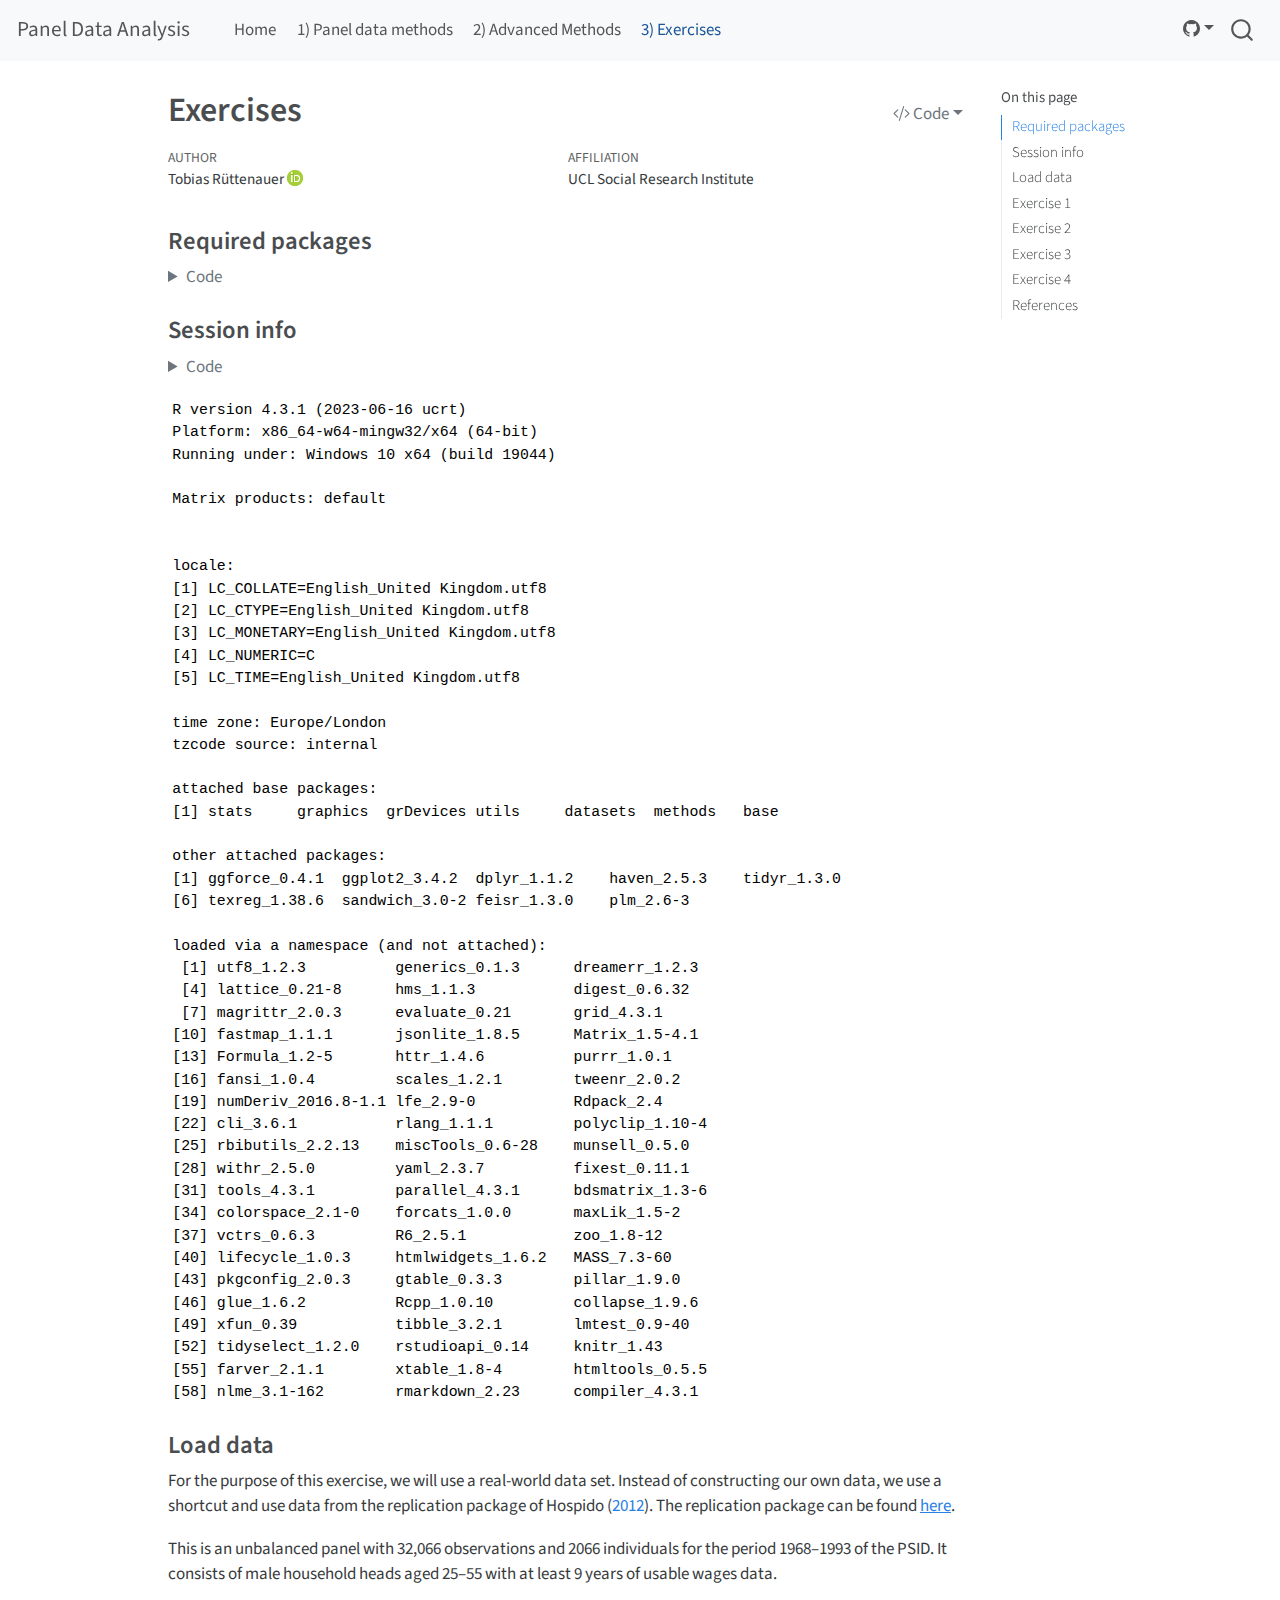
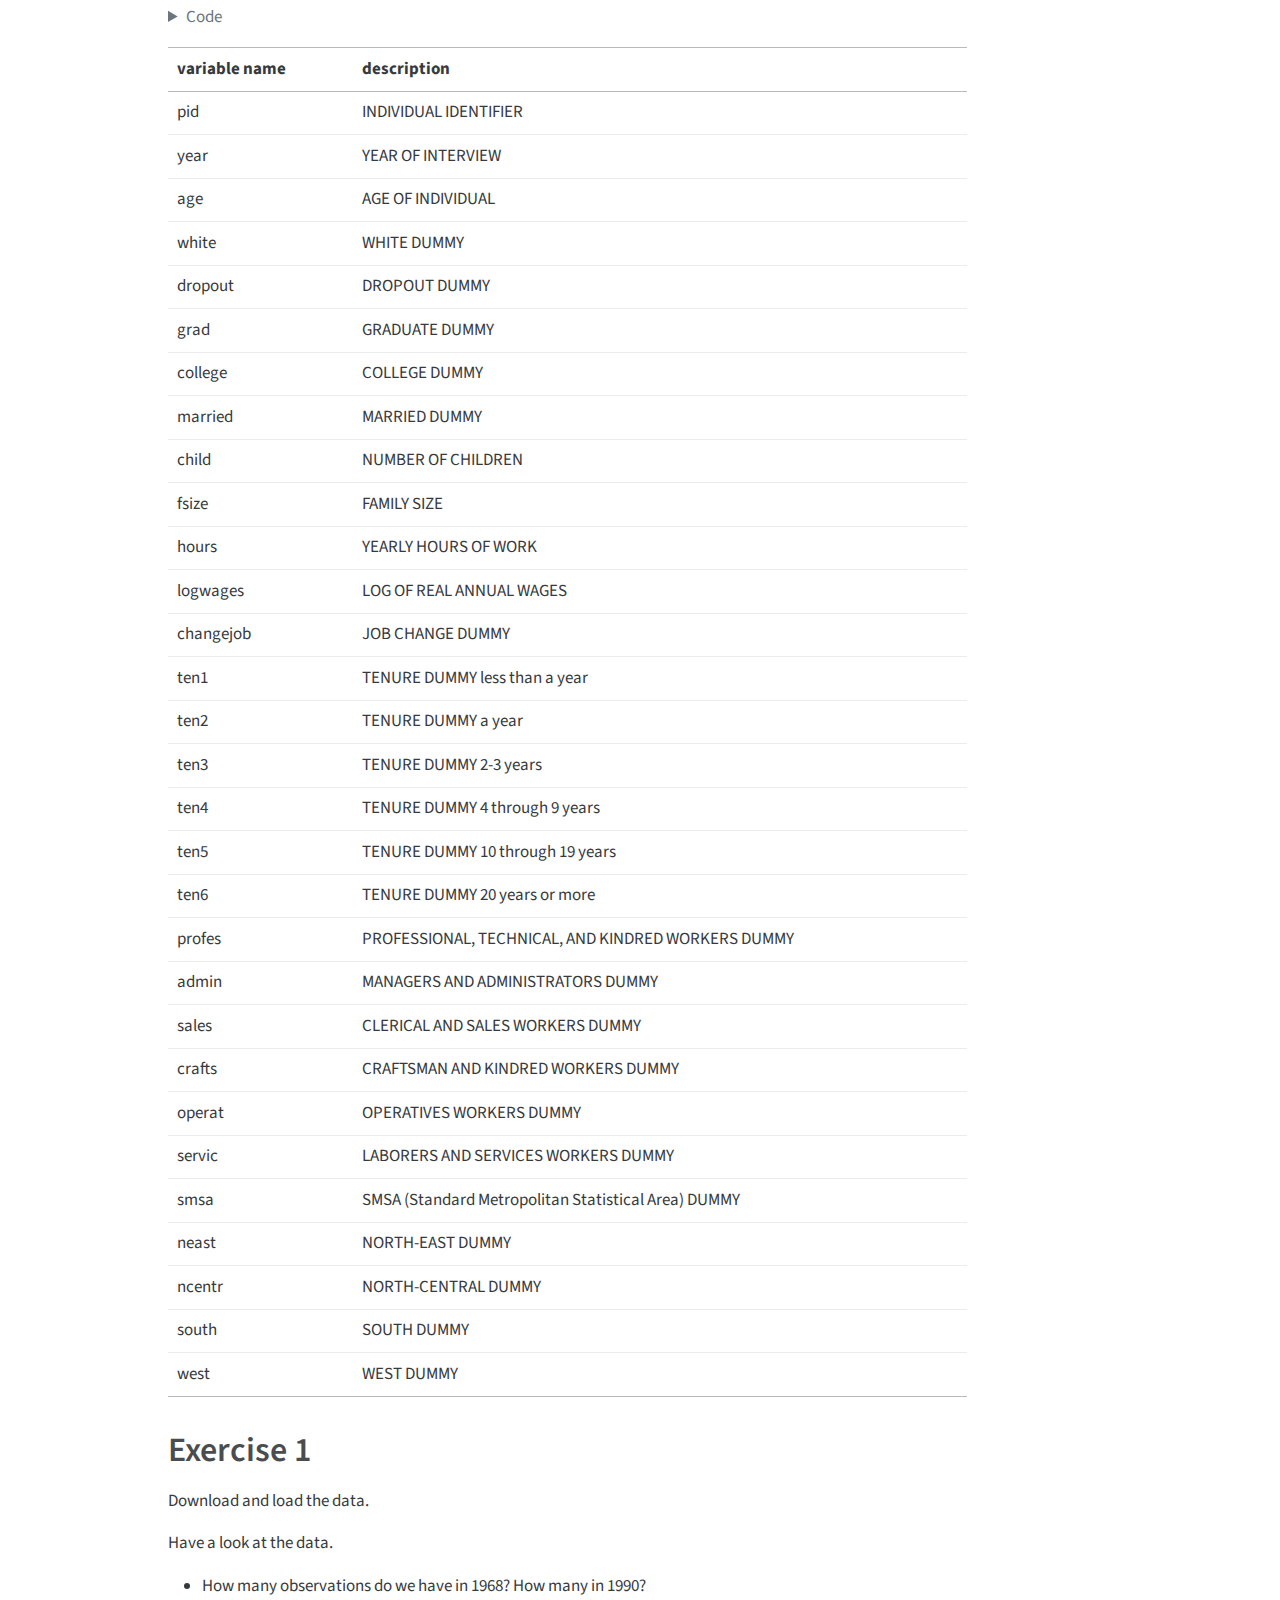
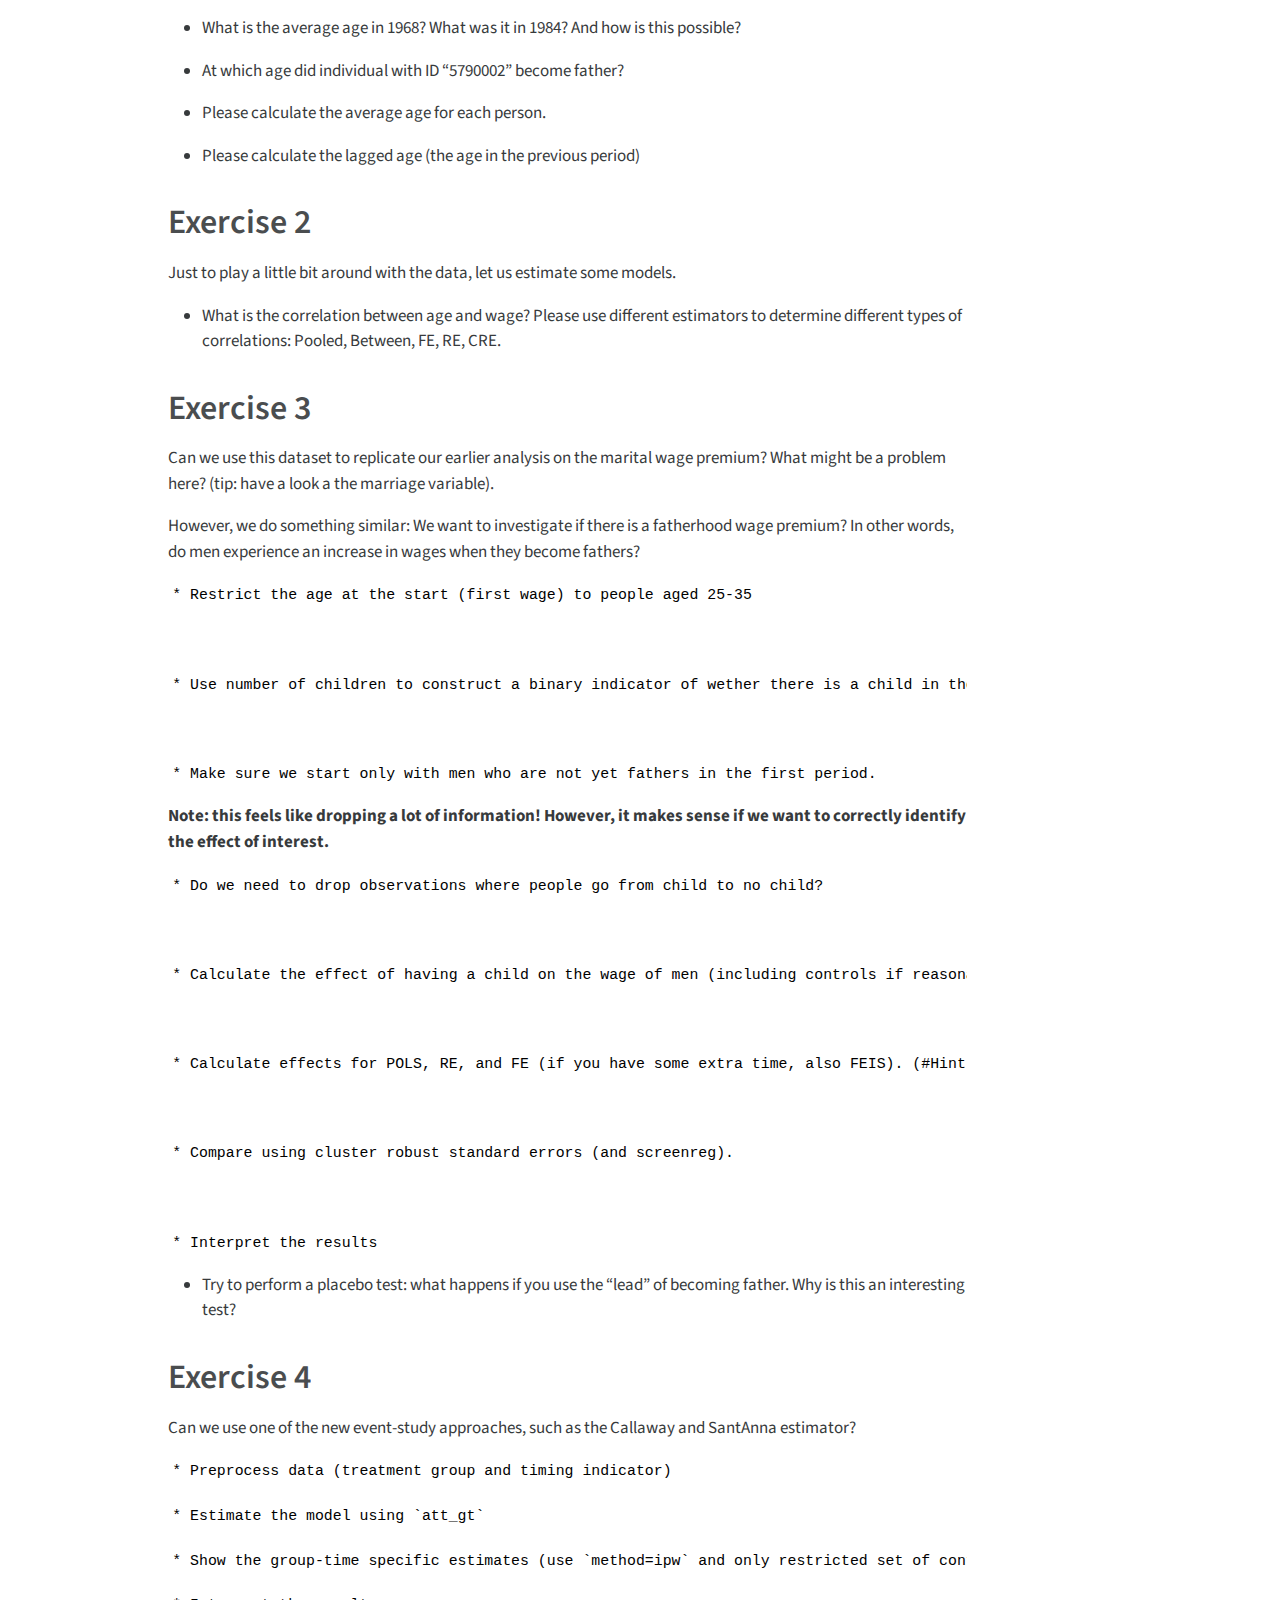
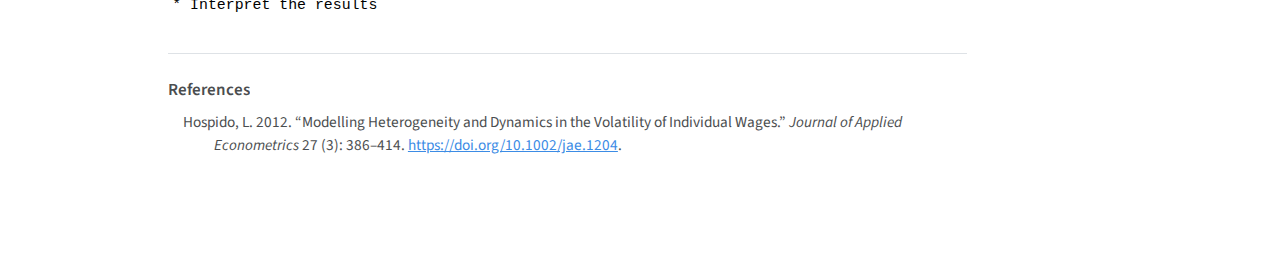
<file: docs/Panel_part3.html>
<!DOCTYPE html>
<html xmlns="http://www.w3.org/1999/xhtml" lang="en" xml:lang="en"><head>

<meta charset="utf-8">
<meta name="generator" content="quarto-1.3.450">

<meta name="viewport" content="width=device-width, initial-scale=1.0, user-scalable=yes">

<meta name="author" content="Tobias Rüttenauer">

<title>Panel Data Analysis - Exercises</title>
<style>
code{white-space: pre-wrap;}
span.smallcaps{font-variant: small-caps;}
div.columns{display: flex; gap: min(4vw, 1.5em);}
div.column{flex: auto; overflow-x: auto;}
div.hanging-indent{margin-left: 1.5em; text-indent: -1.5em;}
ul.task-list{list-style: none;}
ul.task-list li input[type="checkbox"] {
  width: 0.8em;
  margin: 0 0.8em 0.2em -1em; /* quarto-specific, see https://github.com/quarto-dev/quarto-cli/issues/4556 */ 
  vertical-align: middle;
}
/* CSS for syntax highlighting */
pre > code.sourceCode { white-space: pre; position: relative; }
pre > code.sourceCode > span { display: inline-block; line-height: 1.25; }
pre > code.sourceCode > span:empty { height: 1.2em; }
.sourceCode { overflow: visible; }
code.sourceCode > span { color: inherit; text-decoration: inherit; }
div.sourceCode { margin: 1em 0; }
pre.sourceCode { margin: 0; }
@media screen {
div.sourceCode { overflow: auto; }
}
@media print {
pre > code.sourceCode { white-space: pre-wrap; }
pre > code.sourceCode > span { text-indent: -5em; padding-left: 5em; }
}
pre.numberSource code
  { counter-reset: source-line 0; }
pre.numberSource code > span
  { position: relative; left: -4em; counter-increment: source-line; }
pre.numberSource code > span > a:first-child::before
  { content: counter(source-line);
    position: relative; left: -1em; text-align: right; vertical-align: baseline;
    border: none; display: inline-block;
    -webkit-touch-callout: none; -webkit-user-select: none;
    -khtml-user-select: none; -moz-user-select: none;
    -ms-user-select: none; user-select: none;
    padding: 0 4px; width: 4em;
  }
pre.numberSource { margin-left: 3em;  padding-left: 4px; }
div.sourceCode
  {   }
@media screen {
pre > code.sourceCode > span > a:first-child::before { text-decoration: underline; }
}
/* CSS for citations */
div.csl-bib-body { }
div.csl-entry {
  clear: both;
}
.hanging-indent div.csl-entry {
  margin-left:2em;
  text-indent:-2em;
}
div.csl-left-margin {
  min-width:2em;
  float:left;
}
div.csl-right-inline {
  margin-left:2em;
  padding-left:1em;
}
div.csl-indent {
  margin-left: 2em;
}</style>


<script src="site_libs/quarto-nav/quarto-nav.js"></script>
<script src="site_libs/quarto-nav/headroom.min.js"></script>
<script src="site_libs/clipboard/clipboard.min.js"></script>
<script src="site_libs/quarto-search/autocomplete.umd.js"></script>
<script src="site_libs/quarto-search/fuse.min.js"></script>
<script src="site_libs/quarto-search/quarto-search.js"></script>
<meta name="quarto:offset" content="./">
<script src="site_libs/quarto-html/quarto.js"></script>
<script src="site_libs/quarto-html/popper.min.js"></script>
<script src="site_libs/quarto-html/tippy.umd.min.js"></script>
<script src="site_libs/quarto-html/anchor.min.js"></script>
<link href="site_libs/quarto-html/tippy.css" rel="stylesheet">
<link href="site_libs/quarto-html/quarto-syntax-highlighting.css" rel="stylesheet" id="quarto-text-highlighting-styles">
<script src="site_libs/bootstrap/bootstrap.min.js"></script>
<link href="site_libs/bootstrap/bootstrap-icons.css" rel="stylesheet">
<link href="site_libs/bootstrap/bootstrap.min.css" rel="stylesheet" id="quarto-bootstrap" data-mode="light">
<script id="quarto-search-options" type="application/json">{
  "location": "navbar",
  "copy-button": false,
  "collapse-after": 3,
  "panel-placement": "end",
  "type": "overlay",
  "limit": 20,
  "language": {
    "search-no-results-text": "No results",
    "search-matching-documents-text": "matching documents",
    "search-copy-link-title": "Copy link to search",
    "search-hide-matches-text": "Hide additional matches",
    "search-more-match-text": "more match in this document",
    "search-more-matches-text": "more matches in this document",
    "search-clear-button-title": "Clear",
    "search-detached-cancel-button-title": "Cancel",
    "search-submit-button-title": "Submit",
    "search-label": "Search"
  }
}</script>


</head>

<body class="nav-fixed">

<div id="quarto-search-results"></div>
  <header id="quarto-header" class="headroom fixed-top">
    <nav class="navbar navbar-expand-lg navbar-dark ">
      <div class="navbar-container container-fluid">
      <div class="navbar-brand-container">
    <a class="navbar-brand" href="./index.html">
    <span class="navbar-title">Panel Data Analysis</span>
    </a>
  </div>
            <div id="quarto-search" class="" title="Search"></div>
          <button class="navbar-toggler" type="button" data-bs-toggle="collapse" data-bs-target="#navbarCollapse" aria-controls="navbarCollapse" aria-expanded="false" aria-label="Toggle navigation" onclick="if (window.quartoToggleHeadroom) { window.quartoToggleHeadroom(); }">
  <span class="navbar-toggler-icon"></span>
</button>
          <div class="collapse navbar-collapse" id="navbarCollapse">
            <ul class="navbar-nav navbar-nav-scroll me-auto">
  <li class="nav-item">
    <a class="nav-link" href="./index.html" rel="" target="">
 <span class="menu-text">Home</span></a>
  </li>  
  <li class="nav-item">
    <a class="nav-link" href="./Panel_part1.html" rel="" target="">
 <span class="menu-text">1) Panel data methods</span></a>
  </li>  
  <li class="nav-item">
    <a class="nav-link" href="./Panel_part2.html" rel="" target="">
 <span class="menu-text">2) Advanced Methods</span></a>
  </li>  
  <li class="nav-item">
    <a class="nav-link active" href="./Panel_part3.html" rel="" target="" aria-current="page">
 <span class="menu-text">3) Exercises</span></a>
  </li>  
</ul>
            <div class="quarto-navbar-tools ms-auto">
    <div class="dropdown">
      <a href="" title="" id="quarto-navigation-tool-dropdown-0" class="quarto-navigation-tool dropdown-toggle px-1" data-bs-toggle="dropdown" aria-expanded="false" aria-label=""><i class="bi bi-github"></i></a>
      <ul class="dropdown-menu dropdown-menu-end" aria-labelledby="quarto-navigation-tool-dropdown-0">
          <li>
            <a class="dropdown-item quarto-navbar-tools ms-auto-item" href="https://ruettenauer.github.io/Panel-Data-Analysis/">
            Source Code
            </a>
          </li>
      </ul>
    </div>
</div>
          </div> <!-- /navcollapse -->
      </div> <!-- /container-fluid -->
    </nav>
</header>
<!-- content -->
<div id="quarto-content" class="quarto-container page-columns page-rows-contents page-layout-article page-navbar">
<!-- sidebar -->
<!-- margin-sidebar -->
    <div id="quarto-margin-sidebar" class="sidebar margin-sidebar">
        <nav id="TOC" role="doc-toc" class="toc-active">
    <h2 id="toc-title">On this page</h2>
   
  <ul>
  <li><a href="#required-packages" id="toc-required-packages" class="nav-link active" data-scroll-target="#required-packages">Required packages</a></li>
  <li><a href="#session-info" id="toc-session-info" class="nav-link" data-scroll-target="#session-info">Session info</a></li>
  <li><a href="#load-data" id="toc-load-data" class="nav-link" data-scroll-target="#load-data">Load data</a></li>
  <li><a href="#exercise-1" id="toc-exercise-1" class="nav-link" data-scroll-target="#exercise-1">Exercise 1</a></li>
  <li><a href="#exercise-2" id="toc-exercise-2" class="nav-link" data-scroll-target="#exercise-2">Exercise 2</a></li>
  <li><a href="#exercise-3" id="toc-exercise-3" class="nav-link" data-scroll-target="#exercise-3">Exercise 3</a></li>
  <li><a href="#exercise-4" id="toc-exercise-4" class="nav-link" data-scroll-target="#exercise-4">Exercise 4</a></li>
  <li><a href="#references" id="toc-references" class="nav-link" data-scroll-target="#references">References</a></li>
  </ul>
</nav>
    </div>
<!-- main -->
<main class="content" id="quarto-document-content">

<header id="title-block-header" class="quarto-title-block default">
<div class="quarto-title">
<div class="quarto-title-block"><div><h1 class="title">Exercises</h1><button type="button" class="btn code-tools-button dropdown-toggle" id="quarto-code-tools-menu" data-bs-toggle="dropdown" aria-expanded="false"><i class="bi"></i> Code</button><ul class="dropdown-menu dropdown-menu-end" aria-labelelledby="quarto-code-tools-menu"><li><a id="quarto-show-all-code" class="dropdown-item" href="javascript:void(0)" role="button">Show All Code</a></li><li><a id="quarto-hide-all-code" class="dropdown-item" href="javascript:void(0)" role="button">Hide All Code</a></li><li><hr class="dropdown-divider"></li><li><a id="quarto-view-source" class="dropdown-item" href="javascript:void(0)" role="button">View Source</a></li></ul></div></div>
</div>


<div class="quarto-title-meta-author">
  <div class="quarto-title-meta-heading">Author</div>
  <div class="quarto-title-meta-heading">Affiliation</div>
  
    <div class="quarto-title-meta-contents">
    <p class="author"><a href="https://ruettenauer.github.io/">Tobias Rüttenauer</a> <a href="https://orcid.org/0000-0001-5747-9735" class="quarto-title-author-orcid"> <img src="[data-uri]"></a></p>
  </div>
    <div class="quarto-title-meta-contents">
        <p class="affiliation">
            UCL Social Research Institute
          </p>
      </div>
    </div>

<div class="quarto-title-meta">

      
  
    
  </div>
  

</header>

<section id="required-packages" class="level3">
<h3 class="anchored" data-anchor-id="required-packages">Required packages</h3>
<div class="cell">
<details>
<summary>Code</summary>
<div class="sourceCode cell-code" id="cb1"><pre class="sourceCode r code-with-copy"><code class="sourceCode r"><span id="cb1-1"><a href="#cb1-1" aria-hidden="true" tabindex="-1"></a>pkgs <span class="ot">&lt;-</span> <span class="fu">c</span>(<span class="st">"plm"</span>, <span class="st">"feisr"</span>, <span class="st">"sandwich"</span>, <span class="st">"texreg"</span>, <span class="st">"tidyr"</span>, <span class="st">"haven"</span>, <span class="st">"dplyr"</span>, <span class="st">"ggplot2"</span>, <span class="st">"ggforce"</span>) </span>
<span id="cb1-2"><a href="#cb1-2" aria-hidden="true" tabindex="-1"></a><span class="fu">lapply</span>(pkgs, require, <span class="at">character.only =</span> <span class="cn">TRUE</span>)</span></code><button title="Copy to Clipboard" class="code-copy-button"><i class="bi"></i></button></pre></div>
</details>
</div>
</section>
<section id="session-info" class="level3">
<h3 class="anchored" data-anchor-id="session-info">Session info</h3>
<div class="cell">
<details>
<summary>Code</summary>
<div class="sourceCode cell-code" id="cb2"><pre class="sourceCode r code-with-copy"><code class="sourceCode r"><span id="cb2-1"><a href="#cb2-1" aria-hidden="true" tabindex="-1"></a><span class="fu">sessionInfo</span>()</span></code><button title="Copy to Clipboard" class="code-copy-button"><i class="bi"></i></button></pre></div>
</details>
<div class="cell-output cell-output-stdout">
<pre><code>R version 4.3.1 (2023-06-16 ucrt)
Platform: x86_64-w64-mingw32/x64 (64-bit)
Running under: Windows 10 x64 (build 19044)

Matrix products: default


locale:
[1] LC_COLLATE=English_United Kingdom.utf8 
[2] LC_CTYPE=English_United Kingdom.utf8   
[3] LC_MONETARY=English_United Kingdom.utf8
[4] LC_NUMERIC=C                           
[5] LC_TIME=English_United Kingdom.utf8    

time zone: Europe/London
tzcode source: internal

attached base packages:
[1] stats     graphics  grDevices utils     datasets  methods   base     

other attached packages:
[1] ggforce_0.4.1  ggplot2_3.4.2  dplyr_1.1.2    haven_2.5.3    tidyr_1.3.0   
[6] texreg_1.38.6  sandwich_3.0-2 feisr_1.3.0    plm_2.6-3     

loaded via a namespace (and not attached):
 [1] utf8_1.2.3          generics_0.1.3      dreamerr_1.2.3     
 [4] lattice_0.21-8      hms_1.1.3           digest_0.6.32      
 [7] magrittr_2.0.3      evaluate_0.21       grid_4.3.1         
[10] fastmap_1.1.1       jsonlite_1.8.5      Matrix_1.5-4.1     
[13] Formula_1.2-5       httr_1.4.6          purrr_1.0.1        
[16] fansi_1.0.4         scales_1.2.1        tweenr_2.0.2       
[19] numDeriv_2016.8-1.1 lfe_2.9-0           Rdpack_2.4         
[22] cli_3.6.1           rlang_1.1.1         polyclip_1.10-4    
[25] rbibutils_2.2.13    miscTools_0.6-28    munsell_0.5.0      
[28] withr_2.5.0         yaml_2.3.7          fixest_0.11.1      
[31] tools_4.3.1         parallel_4.3.1      bdsmatrix_1.3-6    
[34] colorspace_2.1-0    forcats_1.0.0       maxLik_1.5-2       
[37] vctrs_0.6.3         R6_2.5.1            zoo_1.8-12         
[40] lifecycle_1.0.3     htmlwidgets_1.6.2   MASS_7.3-60        
[43] pkgconfig_2.0.3     gtable_0.3.3        pillar_1.9.0       
[46] glue_1.6.2          Rcpp_1.0.10         collapse_1.9.6     
[49] xfun_0.39           tibble_3.2.1        lmtest_0.9-40      
[52] tidyselect_1.2.0    rstudioapi_0.14     knitr_1.43         
[55] farver_2.1.1        xtable_1.8-4        htmltools_0.5.5    
[58] nlme_3.1-162        rmarkdown_2.23      compiler_4.3.1     </code></pre>
</div>
</div>
</section>
<section id="load-data" class="level3">
<h3 class="anchored" data-anchor-id="load-data">Load data</h3>
<p>For the purpose of this exercise, we will use a real-world data set. Instead of constructing our own data, we use a shortcut and use data from the replication package of <span class="citation" data-cites="Hospido.2012">Hospido (<a href="#ref-Hospido.2012" role="doc-biblioref">2012</a>)</span>. The replication package can be found <a href="http://qed.econ.queensu.ca/jae/datasets/hospido001/">here</a>.</p>
<p>This is an unbalanced panel with 32,066 observations and 2066 individuals for the period 1968–1993 of the PSID. It consists of male household heads aged 25–55 with at least 9 years of usable wages data.</p>
<div class="cell">
<details>
<summary>Code</summary>
<div class="sourceCode cell-code" id="cb4"><pre class="sourceCode r code-with-copy"><code class="sourceCode r"><span id="cb4-1"><a href="#cb4-1" aria-hidden="true" tabindex="-1"></a><span class="co"># Load stata file</span></span>
<span id="cb4-2"><a href="#cb4-2" aria-hidden="true" tabindex="-1"></a>data.df <span class="ot">&lt;-</span> <span class="fu">read_dta</span>(<span class="st">"_data/h-data.dta"</span>)</span>
<span id="cb4-3"><a href="#cb4-3" aria-hidden="true" tabindex="-1"></a></span>
<span id="cb4-4"><a href="#cb4-4" aria-hidden="true" tabindex="-1"></a><span class="co"># Lets order this</span></span>
<span id="cb4-5"><a href="#cb4-5" aria-hidden="true" tabindex="-1"></a>names <span class="ot">&lt;-</span> <span class="fu">names</span>(data.df)</span>
<span id="cb4-6"><a href="#cb4-6" aria-hidden="true" tabindex="-1"></a>names <span class="ot">&lt;-</span> <span class="fu">c</span>(<span class="st">"pid"</span>, <span class="st">"year"</span>, names[<span class="sc">-</span><span class="fu">which</span>(names <span class="sc">%in%</span> <span class="fu">c</span>(<span class="st">"pid"</span>, <span class="st">"year"</span>))])</span>
<span id="cb4-7"><a href="#cb4-7" aria-hidden="true" tabindex="-1"></a>data.df <span class="ot">&lt;-</span> data.df[, names]</span>
<span id="cb4-8"><a href="#cb4-8" aria-hidden="true" tabindex="-1"></a></span>
<span id="cb4-9"><a href="#cb4-9" aria-hidden="true" tabindex="-1"></a>data.df <span class="ot">&lt;-</span> data.df[<span class="fu">order</span>(data.df<span class="sc">$</span>pid, data.df<span class="sc">$</span>year), ]</span></code><button title="Copy to Clipboard" class="code-copy-button"><i class="bi"></i></button></pre></div>
</details>
</div>
<table class="table">
<colgroup>
<col style="width: 23%">
<col style="width: 76%">
</colgroup>
<thead>
<tr class="header">
<th>variable name</th>
<th>description</th>
</tr>
</thead>
<tbody>
<tr class="odd">
<td>pid</td>
<td>INDIVIDUAL IDENTIFIER</td>
</tr>
<tr class="even">
<td>year</td>
<td>YEAR OF INTERVIEW</td>
</tr>
<tr class="odd">
<td>age</td>
<td>AGE OF INDIVIDUAL</td>
</tr>
<tr class="even">
<td>white</td>
<td>WHITE DUMMY</td>
</tr>
<tr class="odd">
<td>dropout</td>
<td>DROPOUT DUMMY</td>
</tr>
<tr class="even">
<td>grad</td>
<td>GRADUATE DUMMY</td>
</tr>
<tr class="odd">
<td>college</td>
<td>COLLEGE DUMMY</td>
</tr>
<tr class="even">
<td>married</td>
<td>MARRIED DUMMY</td>
</tr>
<tr class="odd">
<td>child</td>
<td>NUMBER OF CHILDREN</td>
</tr>
<tr class="even">
<td>fsize</td>
<td>FAMILY SIZE</td>
</tr>
<tr class="odd">
<td>hours</td>
<td>YEARLY HOURS OF WORK</td>
</tr>
<tr class="even">
<td>logwages</td>
<td>LOG OF REAL ANNUAL WAGES</td>
</tr>
<tr class="odd">
<td>changejob</td>
<td>JOB CHANGE DUMMY</td>
</tr>
<tr class="even">
<td>ten1</td>
<td>TENURE DUMMY less than a year</td>
</tr>
<tr class="odd">
<td>ten2</td>
<td>TENURE DUMMY a year</td>
</tr>
<tr class="even">
<td>ten3</td>
<td>TENURE DUMMY 2-3 years</td>
</tr>
<tr class="odd">
<td>ten4</td>
<td>TENURE DUMMY 4 through 9 years</td>
</tr>
<tr class="even">
<td>ten5</td>
<td>TENURE DUMMY 10 through 19 years</td>
</tr>
<tr class="odd">
<td>ten6</td>
<td>TENURE DUMMY 20 years or more</td>
</tr>
<tr class="even">
<td>profes</td>
<td>PROFESSIONAL, TECHNICAL, AND KINDRED WORKERS DUMMY</td>
</tr>
<tr class="odd">
<td>admin</td>
<td>MANAGERS AND ADMINISTRATORS DUMMY</td>
</tr>
<tr class="even">
<td>sales</td>
<td>CLERICAL AND SALES WORKERS DUMMY</td>
</tr>
<tr class="odd">
<td>crafts</td>
<td>CRAFTSMAN AND KINDRED WORKERS DUMMY</td>
</tr>
<tr class="even">
<td>operat</td>
<td>OPERATIVES WORKERS DUMMY</td>
</tr>
<tr class="odd">
<td>servic</td>
<td>LABORERS AND SERVICES WORKERS DUMMY</td>
</tr>
<tr class="even">
<td>smsa</td>
<td>SMSA (Standard Metropolitan Statistical Area) DUMMY</td>
</tr>
<tr class="odd">
<td>neast</td>
<td>NORTH-EAST DUMMY</td>
</tr>
<tr class="even">
<td>ncentr</td>
<td>NORTH-CENTRAL DUMMY</td>
</tr>
<tr class="odd">
<td>south</td>
<td>SOUTH DUMMY</td>
</tr>
<tr class="even">
<td>west</td>
<td>WEST DUMMY</td>
</tr>
</tbody>
</table>
</section>
<section id="exercise-1" class="level1">
<h1>Exercise 1</h1>
<p>Download and load the data.</p>
<p>Have a look at the data.</p>
<ul>
<li><p>How many observations do we have in 1968? How many in 1990?</p></li>
<li><p>What is the average age in 1968? What was it in 1984? And how is this possible?</p></li>
<li><p>At which age did individual with ID “5790002” become father?</p></li>
<li><p>Please calculate the average age for each person.</p></li>
<li><p>Please calculate the lagged age (the age in the previous period)</p></li>
</ul>
</section>
<section id="exercise-2" class="level1">
<h1>Exercise 2</h1>
<p>Just to play a little bit around with the data, let us estimate some models.</p>
<ul>
<li>What is the correlation between age and wage? Please use different estimators to determine different types of correlations: Pooled, Between, FE, RE, CRE.</li>
</ul>
</section>
<section id="exercise-3" class="level1">
<h1>Exercise 3</h1>
<p>Can we use this dataset to replicate our earlier analysis on the marital wage premium? What might be a problem here? (tip: have a look a the marriage variable).</p>
<p>However, we do something similar: We want to investigate if there is a fatherhood wage premium? In other words, do men experience an increase in wages when they become fathers?</p>
<pre><code>* Restrict the age at the start (first wage) to people aged 25-35



* Use number of children to construct a binary indicator of wether there is a child in the household or not



* Make sure we start only with men who are not yet fathers in the first period.</code></pre>
<p><strong>Note: this feels like dropping a lot of information! However, it makes sense if we want to correctly identify the effect of interest.</strong></p>
<pre><code>* Do we need to drop observations where people go from child to no child?



* Calculate the effect of having a child on the wage of men (including controls if reasonable). 



* Calculate effects for POLS, RE, and FE (if you have some extra time, also FEIS). (#Hint: feis needs a class `data.frame` as input data)



* Compare using cluster robust standard errors (and screenreg).



* Interpret the results </code></pre>
<ul>
<li>Try to perform a placebo test: what happens if you use the “lead” of becoming father. Why is this an interesting test?</li>
</ul>
</section>
<section id="exercise-4" class="level1">
<h1>Exercise 4</h1>
<p>Can we use one of the new event-study approaches, such as the Callaway and SantAnna estimator?</p>
<pre><code>* Preprocess data (treatment group and timing indicator)

* Estimate the model using `att_gt`

* Show the group-time specific estimates (use `method=ipw` and only restricted set of controls)

* Interpret the results </code></pre>
</section>
<section id="references" class="level1">



<!-- -->


</section>

<div id="quarto-appendix" class="default"><section class="quarto-appendix-contents" role="doc-bibliography"><h2 class="anchored quarto-appendix-heading">References</h2><div id="refs" class="references csl-bib-body hanging-indent" role="list">
<div id="ref-Hospido.2012" class="csl-entry" role="listitem">
Hospido, L. 2012. <span>“Modelling Heterogeneity and Dynamics in the Volatility of Individual Wages.”</span> <em>Journal of Applied Econometrics</em> 27 (3): 386–414. <a href="https://doi.org/10.1002/jae.1204">https://doi.org/10.1002/jae.1204</a>.
</div>
</div></section></div></main> <!-- /main -->
<script id="quarto-html-after-body" type="application/javascript">
window.document.addEventListener("DOMContentLoaded", function (event) {
  const toggleBodyColorMode = (bsSheetEl) => {
    const mode = bsSheetEl.getAttribute("data-mode");
    const bodyEl = window.document.querySelector("body");
    if (mode === "dark") {
      bodyEl.classList.add("quarto-dark");
      bodyEl.classList.remove("quarto-light");
    } else {
      bodyEl.classList.add("quarto-light");
      bodyEl.classList.remove("quarto-dark");
    }
  }
  const toggleBodyColorPrimary = () => {
    const bsSheetEl = window.document.querySelector("link#quarto-bootstrap");
    if (bsSheetEl) {
      toggleBodyColorMode(bsSheetEl);
    }
  }
  toggleBodyColorPrimary();  
  const icon = "";
  const anchorJS = new window.AnchorJS();
  anchorJS.options = {
    placement: 'right',
    icon: icon
  };
  anchorJS.add('.anchored');
  const isCodeAnnotation = (el) => {
    for (const clz of el.classList) {
      if (clz.startsWith('code-annotation-')) {                     
        return true;
      }
    }
    return false;
  }
  const clipboard = new window.ClipboardJS('.code-copy-button', {
    text: function(trigger) {
      const codeEl = trigger.previousElementSibling.cloneNode(true);
      for (const childEl of codeEl.children) {
        if (isCodeAnnotation(childEl)) {
          childEl.remove();
        }
      }
      return codeEl.innerText;
    }
  });
  clipboard.on('success', function(e) {
    // button target
    const button = e.trigger;
    // don't keep focus
    button.blur();
    // flash "checked"
    button.classList.add('code-copy-button-checked');
    var currentTitle = button.getAttribute("title");
    button.setAttribute("title", "Copied!");
    let tooltip;
    if (window.bootstrap) {
      button.setAttribute("data-bs-toggle", "tooltip");
      button.setAttribute("data-bs-placement", "left");
      button.setAttribute("data-bs-title", "Copied!");
      tooltip = new bootstrap.Tooltip(button, 
        { trigger: "manual", 
          customClass: "code-copy-button-tooltip",
          offset: [0, -8]});
      tooltip.show();    
    }
    setTimeout(function() {
      if (tooltip) {
        tooltip.hide();
        button.removeAttribute("data-bs-title");
        button.removeAttribute("data-bs-toggle");
        button.removeAttribute("data-bs-placement");
      }
      button.setAttribute("title", currentTitle);
      button.classList.remove('code-copy-button-checked');
    }, 1000);
    // clear code selection
    e.clearSelection();
  });
  const viewSource = window.document.getElementById('quarto-view-source') ||
                     window.document.getElementById('quarto-code-tools-source');
  if (viewSource) {
    const sourceUrl = viewSource.getAttribute("data-quarto-source-url");
    viewSource.addEventListener("click", function(e) {
      if (sourceUrl) {
        // rstudio viewer pane
        if (/\bcapabilities=\b/.test(window.location)) {
          window.open(sourceUrl);
        } else {
          window.location.href = sourceUrl;
        }
      } else {
        const modal = new bootstrap.Modal(document.getElementById('quarto-embedded-source-code-modal'));
        modal.show();
      }
      return false;
    });
  }
  function toggleCodeHandler(show) {
    return function(e) {
      const detailsSrc = window.document.querySelectorAll(".cell > details > .sourceCode");
      for (let i=0; i<detailsSrc.length; i++) {
        const details = detailsSrc[i].parentElement;
        if (show) {
          details.open = true;
        } else {
          details.removeAttribute("open");
        }
      }
      const cellCodeDivs = window.document.querySelectorAll(".cell > .sourceCode");
      const fromCls = show ? "hidden" : "unhidden";
      const toCls = show ? "unhidden" : "hidden";
      for (let i=0; i<cellCodeDivs.length; i++) {
        const codeDiv = cellCodeDivs[i];
        if (codeDiv.classList.contains(fromCls)) {
          codeDiv.classList.remove(fromCls);
          codeDiv.classList.add(toCls);
        } 
      }
      return false;
    }
  }
  const hideAllCode = window.document.getElementById("quarto-hide-all-code");
  if (hideAllCode) {
    hideAllCode.addEventListener("click", toggleCodeHandler(false));
  }
  const showAllCode = window.document.getElementById("quarto-show-all-code");
  if (showAllCode) {
    showAllCode.addEventListener("click", toggleCodeHandler(true));
  }
  function tippyHover(el, contentFn) {
    const config = {
      allowHTML: true,
      content: contentFn,
      maxWidth: 500,
      delay: 100,
      arrow: false,
      appendTo: function(el) {
          return el.parentElement;
      },
      interactive: true,
      interactiveBorder: 10,
      theme: 'quarto',
      placement: 'bottom-start'
    };
    window.tippy(el, config); 
  }
  const noterefs = window.document.querySelectorAll('a[role="doc-noteref"]');
  for (var i=0; i<noterefs.length; i++) {
    const ref = noterefs[i];
    tippyHover(ref, function() {
      // use id or data attribute instead here
      let href = ref.getAttribute('data-footnote-href') || ref.getAttribute('href');
      try { href = new URL(href).hash; } catch {}
      const id = href.replace(/^#\/?/, "");
      const note = window.document.getElementById(id);
      return note.innerHTML;
    });
  }
      let selectedAnnoteEl;
      const selectorForAnnotation = ( cell, annotation) => {
        let cellAttr = 'data-code-cell="' + cell + '"';
        let lineAttr = 'data-code-annotation="' +  annotation + '"';
        const selector = 'span[' + cellAttr + '][' + lineAttr + ']';
        return selector;
      }
      const selectCodeLines = (annoteEl) => {
        const doc = window.document;
        const targetCell = annoteEl.getAttribute("data-target-cell");
        const targetAnnotation = annoteEl.getAttribute("data-target-annotation");
        const annoteSpan = window.document.querySelector(selectorForAnnotation(targetCell, targetAnnotation));
        const lines = annoteSpan.getAttribute("data-code-lines").split(",");
        const lineIds = lines.map((line) => {
          return targetCell + "-" + line;
        })
        let top = null;
        let height = null;
        let parent = null;
        if (lineIds.length > 0) {
            //compute the position of the single el (top and bottom and make a div)
            const el = window.document.getElementById(lineIds[0]);
            top = el.offsetTop;
            height = el.offsetHeight;
            parent = el.parentElement.parentElement;
          if (lineIds.length > 1) {
            const lastEl = window.document.getElementById(lineIds[lineIds.length - 1]);
            const bottom = lastEl.offsetTop + lastEl.offsetHeight;
            height = bottom - top;
          }
          if (top !== null && height !== null && parent !== null) {
            // cook up a div (if necessary) and position it 
            let div = window.document.getElementById("code-annotation-line-highlight");
            if (div === null) {
              div = window.document.createElement("div");
              div.setAttribute("id", "code-annotation-line-highlight");
              div.style.position = 'absolute';
              parent.appendChild(div);
            }
            div.style.top = top - 2 + "px";
            div.style.height = height + 4 + "px";
            let gutterDiv = window.document.getElementById("code-annotation-line-highlight-gutter");
            if (gutterDiv === null) {
              gutterDiv = window.document.createElement("div");
              gutterDiv.setAttribute("id", "code-annotation-line-highlight-gutter");
              gutterDiv.style.position = 'absolute';
              const codeCell = window.document.getElementById(targetCell);
              const gutter = codeCell.querySelector('.code-annotation-gutter');
              gutter.appendChild(gutterDiv);
            }
            gutterDiv.style.top = top - 2 + "px";
            gutterDiv.style.height = height + 4 + "px";
          }
          selectedAnnoteEl = annoteEl;
        }
      };
      const unselectCodeLines = () => {
        const elementsIds = ["code-annotation-line-highlight", "code-annotation-line-highlight-gutter"];
        elementsIds.forEach((elId) => {
          const div = window.document.getElementById(elId);
          if (div) {
            div.remove();
          }
        });
        selectedAnnoteEl = undefined;
      };
      // Attach click handler to the DT
      const annoteDls = window.document.querySelectorAll('dt[data-target-cell]');
      for (const annoteDlNode of annoteDls) {
        annoteDlNode.addEventListener('click', (event) => {
          const clickedEl = event.target;
          if (clickedEl !== selectedAnnoteEl) {
            unselectCodeLines();
            const activeEl = window.document.querySelector('dt[data-target-cell].code-annotation-active');
            if (activeEl) {
              activeEl.classList.remove('code-annotation-active');
            }
            selectCodeLines(clickedEl);
            clickedEl.classList.add('code-annotation-active');
          } else {
            // Unselect the line
            unselectCodeLines();
            clickedEl.classList.remove('code-annotation-active');
          }
        });
      }
  const findCites = (el) => {
    const parentEl = el.parentElement;
    if (parentEl) {
      const cites = parentEl.dataset.cites;
      if (cites) {
        return {
          el,
          cites: cites.split(' ')
        };
      } else {
        return findCites(el.parentElement)
      }
    } else {
      return undefined;
    }
  };
  var bibliorefs = window.document.querySelectorAll('a[role="doc-biblioref"]');
  for (var i=0; i<bibliorefs.length; i++) {
    const ref = bibliorefs[i];
    const citeInfo = findCites(ref);
    if (citeInfo) {
      tippyHover(citeInfo.el, function() {
        var popup = window.document.createElement('div');
        citeInfo.cites.forEach(function(cite) {
          var citeDiv = window.document.createElement('div');
          citeDiv.classList.add('hanging-indent');
          citeDiv.classList.add('csl-entry');
          var biblioDiv = window.document.getElementById('ref-' + cite);
          if (biblioDiv) {
            citeDiv.innerHTML = biblioDiv.innerHTML;
          }
          popup.appendChild(citeDiv);
        });
        return popup.innerHTML;
      });
    }
  }
});
</script><div class="modal fade" id="quarto-embedded-source-code-modal" tabindex="-1" aria-labelledby="quarto-embedded-source-code-modal-label" aria-hidden="true"><div class="modal-dialog modal-dialog-scrollable"><div class="modal-content"><div class="modal-header"><h5 class="modal-title" id="quarto-embedded-source-code-modal-label">Source Code</h5><button class="btn-close" data-bs-dismiss="modal"></button></div><div class="modal-body"><div class="">
<div class="sourceCode" id="cb8" data-shortcodes="false"><pre class="sourceCode markdown code-with-copy"><code class="sourceCode markdown"><span id="cb8-1"><a href="#cb8-1" aria-hidden="true" tabindex="-1"></a><span class="co">---</span></span>
<span id="cb8-2"><a href="#cb8-2" aria-hidden="true" tabindex="-1"></a><span class="an">title:</span><span class="co"> "Exercises"</span></span>
<span id="cb8-3"><a href="#cb8-3" aria-hidden="true" tabindex="-1"></a><span class="an">format:</span></span>
<span id="cb8-4"><a href="#cb8-4" aria-hidden="true" tabindex="-1"></a><span class="co">  html:</span></span>
<span id="cb8-5"><a href="#cb8-5" aria-hidden="true" tabindex="-1"></a><span class="co">    code-fold: true</span></span>
<span id="cb8-6"><a href="#cb8-6" aria-hidden="true" tabindex="-1"></a><span class="co">    code-tools: true</span></span>
<span id="cb8-7"><a href="#cb8-7" aria-hidden="true" tabindex="-1"></a><span class="an">output:</span><span class="co"> </span></span>
<span id="cb8-8"><a href="#cb8-8" aria-hidden="true" tabindex="-1"></a><span class="co">  html_document:</span></span>
<span id="cb8-9"><a href="#cb8-9" aria-hidden="true" tabindex="-1"></a><span class="co">    toc: true</span></span>
<span id="cb8-10"><a href="#cb8-10" aria-hidden="true" tabindex="-1"></a><span class="co">    toc_float: true</span></span>
<span id="cb8-11"><a href="#cb8-11" aria-hidden="true" tabindex="-1"></a><span class="co">    toc_depth: 2</span></span>
<span id="cb8-12"><a href="#cb8-12" aria-hidden="true" tabindex="-1"></a><span class="co">    number_sections: true</span></span>
<span id="cb8-13"><a href="#cb8-13" aria-hidden="true" tabindex="-1"></a><span class="an">author:</span></span>
<span id="cb8-14"><a href="#cb8-14" aria-hidden="true" tabindex="-1"></a><span class="co">  - name: Tobias Rüttenauer</span></span>
<span id="cb8-15"><a href="#cb8-15" aria-hidden="true" tabindex="-1"></a><span class="co">    orcid:  0000-0001-5747-9735</span></span>
<span id="cb8-16"><a href="#cb8-16" aria-hidden="true" tabindex="-1"></a><span class="co">    email: t.ruttenauer@ucl.ac.uk</span></span>
<span id="cb8-17"><a href="#cb8-17" aria-hidden="true" tabindex="-1"></a><span class="co">    url: https://ruettenauer.github.io/</span></span>
<span id="cb8-18"><a href="#cb8-18" aria-hidden="true" tabindex="-1"></a><span class="co">    affiliations:</span></span>
<span id="cb8-19"><a href="#cb8-19" aria-hidden="true" tabindex="-1"></a><span class="co">      - name: UCL Social Research Institute</span></span>
<span id="cb8-20"><a href="#cb8-20" aria-hidden="true" tabindex="-1"></a><span class="co">        address: University College London</span></span>
<span id="cb8-21"><a href="#cb8-21" aria-hidden="true" tabindex="-1"></a><span class="co">        city: London WC1H 0AL</span></span>
<span id="cb8-22"><a href="#cb8-22" aria-hidden="true" tabindex="-1"></a><span class="co">---</span></span>
<span id="cb8-23"><a href="#cb8-23" aria-hidden="true" tabindex="-1"></a></span>
<span id="cb8-24"><a href="#cb8-24" aria-hidden="true" tabindex="-1"></a><span class="fu">### Required packages</span></span>
<span id="cb8-25"><a href="#cb8-25" aria-hidden="true" tabindex="-1"></a></span>
<span id="cb8-26"><a href="#cb8-26" aria-hidden="true" tabindex="-1"></a><span class="in">```{r, message = FALSE, warning = FALSE, results = 'hide'}</span></span>
<span id="cb8-27"><a href="#cb8-27" aria-hidden="true" tabindex="-1"></a>pkgs <span class="ot">&lt;-</span> <span class="fu">c</span>(<span class="st">"plm"</span>, <span class="st">"feisr"</span>, <span class="st">"sandwich"</span>, <span class="st">"texreg"</span>, <span class="st">"tidyr"</span>, <span class="st">"haven"</span>, <span class="st">"dplyr"</span>, <span class="st">"ggplot2"</span>, <span class="st">"ggforce"</span>) </span>
<span id="cb8-28"><a href="#cb8-28" aria-hidden="true" tabindex="-1"></a><span class="fu">lapply</span>(pkgs, require, <span class="at">character.only =</span> <span class="cn">TRUE</span>)</span>
<span id="cb8-29"><a href="#cb8-29" aria-hidden="true" tabindex="-1"></a><span class="in">```</span></span>
<span id="cb8-30"><a href="#cb8-30" aria-hidden="true" tabindex="-1"></a></span>
<span id="cb8-31"><a href="#cb8-31" aria-hidden="true" tabindex="-1"></a><span class="fu">### Session info</span></span>
<span id="cb8-32"><a href="#cb8-32" aria-hidden="true" tabindex="-1"></a></span>
<span id="cb8-35"><a href="#cb8-35" aria-hidden="true" tabindex="-1"></a><span class="in">```{r}</span></span>
<span id="cb8-36"><a href="#cb8-36" aria-hidden="true" tabindex="-1"></a><span class="fu">sessionInfo</span>()</span>
<span id="cb8-37"><a href="#cb8-37" aria-hidden="true" tabindex="-1"></a></span>
<span id="cb8-38"><a href="#cb8-38" aria-hidden="true" tabindex="-1"></a><span class="in">```</span></span>
<span id="cb8-39"><a href="#cb8-39" aria-hidden="true" tabindex="-1"></a>  </span>
<span id="cb8-40"><a href="#cb8-40" aria-hidden="true" tabindex="-1"></a><span class="fu">### Load data</span></span>
<span id="cb8-41"><a href="#cb8-41" aria-hidden="true" tabindex="-1"></a></span>
<span id="cb8-42"><a href="#cb8-42" aria-hidden="true" tabindex="-1"></a>For the purpose of this exercise, we will use a real-world data set. Instead of constructing our own data, we use a shortcut and use data from the replication package of @Hospido.2012. The replication package can be found <span class="co">[</span><span class="ot">here</span><span class="co">](http://qed.econ.queensu.ca/jae/datasets/hospido001/)</span>.</span>
<span id="cb8-43"><a href="#cb8-43" aria-hidden="true" tabindex="-1"></a></span>
<span id="cb8-44"><a href="#cb8-44" aria-hidden="true" tabindex="-1"></a>This is an unbalanced panel with 32,066 observations and 2066 individuals for the period 1968–1993 of the PSID. It consists of male household heads aged 25–55 with at least 9 years of usable wages data.</span>
<span id="cb8-45"><a href="#cb8-45" aria-hidden="true" tabindex="-1"></a></span>
<span id="cb8-46"><a href="#cb8-46" aria-hidden="true" tabindex="-1"></a></span>
<span id="cb8-49"><a href="#cb8-49" aria-hidden="true" tabindex="-1"></a><span class="in">```{r}</span></span>
<span id="cb8-50"><a href="#cb8-50" aria-hidden="true" tabindex="-1"></a><span class="co"># Load stata file</span></span>
<span id="cb8-51"><a href="#cb8-51" aria-hidden="true" tabindex="-1"></a>data.df <span class="ot">&lt;-</span> <span class="fu">read_dta</span>(<span class="st">"_data/h-data.dta"</span>)</span>
<span id="cb8-52"><a href="#cb8-52" aria-hidden="true" tabindex="-1"></a></span>
<span id="cb8-53"><a href="#cb8-53" aria-hidden="true" tabindex="-1"></a><span class="co"># Lets order this</span></span>
<span id="cb8-54"><a href="#cb8-54" aria-hidden="true" tabindex="-1"></a>names <span class="ot">&lt;-</span> <span class="fu">names</span>(data.df)</span>
<span id="cb8-55"><a href="#cb8-55" aria-hidden="true" tabindex="-1"></a>names <span class="ot">&lt;-</span> <span class="fu">c</span>(<span class="st">"pid"</span>, <span class="st">"year"</span>, names[<span class="sc">-</span><span class="fu">which</span>(names <span class="sc">%in%</span> <span class="fu">c</span>(<span class="st">"pid"</span>, <span class="st">"year"</span>))])</span>
<span id="cb8-56"><a href="#cb8-56" aria-hidden="true" tabindex="-1"></a>data.df <span class="ot">&lt;-</span> data.df[, names]</span>
<span id="cb8-57"><a href="#cb8-57" aria-hidden="true" tabindex="-1"></a></span>
<span id="cb8-58"><a href="#cb8-58" aria-hidden="true" tabindex="-1"></a>data.df <span class="ot">&lt;-</span> data.df[<span class="fu">order</span>(data.df<span class="sc">$</span>pid, data.df<span class="sc">$</span>year), ]</span>
<span id="cb8-59"><a href="#cb8-59" aria-hidden="true" tabindex="-1"></a></span>
<span id="cb8-60"><a href="#cb8-60" aria-hidden="true" tabindex="-1"></a><span class="in">```</span></span>
<span id="cb8-61"><a href="#cb8-61" aria-hidden="true" tabindex="-1"></a></span>
<span id="cb8-62"><a href="#cb8-62" aria-hidden="true" tabindex="-1"></a></span>
<span id="cb8-63"><a href="#cb8-63" aria-hidden="true" tabindex="-1"></a>| variable name   |   description|</span>
<span id="cb8-64"><a href="#cb8-64" aria-hidden="true" tabindex="-1"></a>|-----------------|-------------------------------------------------------|</span>
<span id="cb8-65"><a href="#cb8-65" aria-hidden="true" tabindex="-1"></a>| pid             |   INDIVIDUAL IDENTIFIER|</span>
<span id="cb8-66"><a href="#cb8-66" aria-hidden="true" tabindex="-1"></a>| year            |   YEAR OF INTERVIEW|</span>
<span id="cb8-67"><a href="#cb8-67" aria-hidden="true" tabindex="-1"></a>| age             |   AGE OF INDIVIDUAL|</span>
<span id="cb8-68"><a href="#cb8-68" aria-hidden="true" tabindex="-1"></a>| white           |   WHITE DUMMY|</span>
<span id="cb8-69"><a href="#cb8-69" aria-hidden="true" tabindex="-1"></a>| dropout         |   DROPOUT DUMMY|</span>
<span id="cb8-70"><a href="#cb8-70" aria-hidden="true" tabindex="-1"></a>| grad            |   GRADUATE DUMMY|</span>
<span id="cb8-71"><a href="#cb8-71" aria-hidden="true" tabindex="-1"></a>| college         |   COLLEGE DUMMY|</span>
<span id="cb8-72"><a href="#cb8-72" aria-hidden="true" tabindex="-1"></a>| married         |   MARRIED DUMMY|</span>
<span id="cb8-73"><a href="#cb8-73" aria-hidden="true" tabindex="-1"></a>| child           |   NUMBER OF CHILDREN|</span>
<span id="cb8-74"><a href="#cb8-74" aria-hidden="true" tabindex="-1"></a>| fsize           |   FAMILY SIZE|</span>
<span id="cb8-75"><a href="#cb8-75" aria-hidden="true" tabindex="-1"></a>| hours           |   YEARLY HOURS OF WORK|</span>
<span id="cb8-76"><a href="#cb8-76" aria-hidden="true" tabindex="-1"></a>| logwages        |   LOG OF REAL ANNUAL WAGES|</span>
<span id="cb8-77"><a href="#cb8-77" aria-hidden="true" tabindex="-1"></a>| changejob       |   JOB CHANGE DUMMY|</span>
<span id="cb8-78"><a href="#cb8-78" aria-hidden="true" tabindex="-1"></a>| ten1            |   TENURE DUMMY less than a year|</span>
<span id="cb8-79"><a href="#cb8-79" aria-hidden="true" tabindex="-1"></a>| ten2            |   TENURE DUMMY a year|</span>
<span id="cb8-80"><a href="#cb8-80" aria-hidden="true" tabindex="-1"></a>| ten3            |   TENURE DUMMY 2-3 years|</span>
<span id="cb8-81"><a href="#cb8-81" aria-hidden="true" tabindex="-1"></a>| ten4            |   TENURE DUMMY 4 through 9 years|</span>
<span id="cb8-82"><a href="#cb8-82" aria-hidden="true" tabindex="-1"></a>| ten5            |   TENURE DUMMY 10 through 19 years|</span>
<span id="cb8-83"><a href="#cb8-83" aria-hidden="true" tabindex="-1"></a>| ten6            |   TENURE DUMMY 20 years or more|</span>
<span id="cb8-84"><a href="#cb8-84" aria-hidden="true" tabindex="-1"></a>| profes          |   PROFESSIONAL, TECHNICAL, AND KINDRED WORKERS DUMMY|</span>
<span id="cb8-85"><a href="#cb8-85" aria-hidden="true" tabindex="-1"></a>| admin           |   MANAGERS AND ADMINISTRATORS DUMMY|</span>
<span id="cb8-86"><a href="#cb8-86" aria-hidden="true" tabindex="-1"></a>| sales           |   CLERICAL AND SALES WORKERS DUMMY|</span>
<span id="cb8-87"><a href="#cb8-87" aria-hidden="true" tabindex="-1"></a>| crafts          |   CRAFTSMAN AND KINDRED WORKERS DUMMY|</span>
<span id="cb8-88"><a href="#cb8-88" aria-hidden="true" tabindex="-1"></a>| operat          |   OPERATIVES WORKERS DUMMY|</span>
<span id="cb8-89"><a href="#cb8-89" aria-hidden="true" tabindex="-1"></a>| servic          |   LABORERS AND SERVICES WORKERS DUMMY|</span>
<span id="cb8-90"><a href="#cb8-90" aria-hidden="true" tabindex="-1"></a>| smsa            |   SMSA (Standard Metropolitan Statistical Area) DUMMY|</span>
<span id="cb8-91"><a href="#cb8-91" aria-hidden="true" tabindex="-1"></a>| neast           |   NORTH-EAST DUMMY|</span>
<span id="cb8-92"><a href="#cb8-92" aria-hidden="true" tabindex="-1"></a>| ncentr          |   NORTH-CENTRAL DUMMY|</span>
<span id="cb8-93"><a href="#cb8-93" aria-hidden="true" tabindex="-1"></a>| south           |   SOUTH DUMMY|</span>
<span id="cb8-94"><a href="#cb8-94" aria-hidden="true" tabindex="-1"></a>| west            |   WEST DUMMY|</span>
<span id="cb8-95"><a href="#cb8-95" aria-hidden="true" tabindex="-1"></a></span>
<span id="cb8-96"><a href="#cb8-96" aria-hidden="true" tabindex="-1"></a></span>
<span id="cb8-97"><a href="#cb8-97" aria-hidden="true" tabindex="-1"></a></span>
<span id="cb8-98"><a href="#cb8-98" aria-hidden="true" tabindex="-1"></a></span>
<span id="cb8-99"><a href="#cb8-99" aria-hidden="true" tabindex="-1"></a><span class="fu"># Exercise 1</span></span>
<span id="cb8-100"><a href="#cb8-100" aria-hidden="true" tabindex="-1"></a></span>
<span id="cb8-101"><a href="#cb8-101" aria-hidden="true" tabindex="-1"></a>Download and load the data. </span>
<span id="cb8-102"><a href="#cb8-102" aria-hidden="true" tabindex="-1"></a></span>
<span id="cb8-103"><a href="#cb8-103" aria-hidden="true" tabindex="-1"></a>Have a look at the data. </span>
<span id="cb8-104"><a href="#cb8-104" aria-hidden="true" tabindex="-1"></a></span>
<span id="cb8-105"><a href="#cb8-105" aria-hidden="true" tabindex="-1"></a><span class="ss"> * </span>How many observations do we have in 1968? How many in 1990?</span>
<span id="cb8-106"><a href="#cb8-106" aria-hidden="true" tabindex="-1"></a></span>
<span id="cb8-107"><a href="#cb8-107" aria-hidden="true" tabindex="-1"></a></span>
<span id="cb8-108"><a href="#cb8-108" aria-hidden="true" tabindex="-1"></a><span class="ss"> * </span>What is the average age in 1968? What was it in 1984? And how is this possible?</span>
<span id="cb8-109"><a href="#cb8-109" aria-hidden="true" tabindex="-1"></a></span>
<span id="cb8-110"><a href="#cb8-110" aria-hidden="true" tabindex="-1"></a></span>
<span id="cb8-111"><a href="#cb8-111" aria-hidden="true" tabindex="-1"></a><span class="ss"> * </span>At which age did individual with ID "5790002" become father?</span>
<span id="cb8-112"><a href="#cb8-112" aria-hidden="true" tabindex="-1"></a> </span>
<span id="cb8-113"><a href="#cb8-113" aria-hidden="true" tabindex="-1"></a> </span>
<span id="cb8-114"><a href="#cb8-114" aria-hidden="true" tabindex="-1"></a><span class="ss"> * </span>Please calculate the average age for each person. </span>
<span id="cb8-115"><a href="#cb8-115" aria-hidden="true" tabindex="-1"></a> </span>
<span id="cb8-116"><a href="#cb8-116" aria-hidden="true" tabindex="-1"></a> </span>
<span id="cb8-117"><a href="#cb8-117" aria-hidden="true" tabindex="-1"></a><span class="ss"> * </span>Please calculate the lagged age (the age in the previous period)</span>
<span id="cb8-118"><a href="#cb8-118" aria-hidden="true" tabindex="-1"></a></span>
<span id="cb8-119"><a href="#cb8-119" aria-hidden="true" tabindex="-1"></a></span>
<span id="cb8-120"><a href="#cb8-120" aria-hidden="true" tabindex="-1"></a><span class="fu"># Exercise 2</span></span>
<span id="cb8-121"><a href="#cb8-121" aria-hidden="true" tabindex="-1"></a></span>
<span id="cb8-122"><a href="#cb8-122" aria-hidden="true" tabindex="-1"></a>Just to play a little bit around with the data, let us estimate some models.</span>
<span id="cb8-123"><a href="#cb8-123" aria-hidden="true" tabindex="-1"></a></span>
<span id="cb8-124"><a href="#cb8-124" aria-hidden="true" tabindex="-1"></a><span class="ss">* </span>What is the correlation between age and wage? Please use different estimators to determine different types of correlations: Pooled, Between, FE, RE, CRE.</span>
<span id="cb8-125"><a href="#cb8-125" aria-hidden="true" tabindex="-1"></a></span>
<span id="cb8-126"><a href="#cb8-126" aria-hidden="true" tabindex="-1"></a></span>
<span id="cb8-127"><a href="#cb8-127" aria-hidden="true" tabindex="-1"></a><span class="fu"># Exercise 3</span></span>
<span id="cb8-128"><a href="#cb8-128" aria-hidden="true" tabindex="-1"></a></span>
<span id="cb8-129"><a href="#cb8-129" aria-hidden="true" tabindex="-1"></a>Can we use this dataset to replicate our earlier analysis on the marital wage premium? What might be a problem here? (tip: have a look a the marriage variable).</span>
<span id="cb8-130"><a href="#cb8-130" aria-hidden="true" tabindex="-1"></a></span>
<span id="cb8-131"><a href="#cb8-131" aria-hidden="true" tabindex="-1"></a>However, we do something similar: We want to investigate if there is a fatherhood wage premium? In other words, do men experience an increase in wages when they become fathers?</span>
<span id="cb8-132"><a href="#cb8-132" aria-hidden="true" tabindex="-1"></a></span>
<span id="cb8-133"><a href="#cb8-133" aria-hidden="true" tabindex="-1"></a><span class="in">    * Restrict the age at the start (first wage) to people aged 25-35</span></span>
<span id="cb8-134"><a href="#cb8-134" aria-hidden="true" tabindex="-1"></a></span>
<span id="cb8-135"><a href="#cb8-135" aria-hidden="true" tabindex="-1"></a><span class="in">    </span></span>
<span id="cb8-136"><a href="#cb8-136" aria-hidden="true" tabindex="-1"></a></span>
<span id="cb8-137"><a href="#cb8-137" aria-hidden="true" tabindex="-1"></a><span class="in">    * Use number of children to construct a binary indicator of wether there is a child in the household or not</span></span>
<span id="cb8-138"><a href="#cb8-138" aria-hidden="true" tabindex="-1"></a><span class="in">    </span></span>
<span id="cb8-139"><a href="#cb8-139" aria-hidden="true" tabindex="-1"></a></span>
<span id="cb8-140"><a href="#cb8-140" aria-hidden="true" tabindex="-1"></a><span class="in">    </span></span>
<span id="cb8-141"><a href="#cb8-141" aria-hidden="true" tabindex="-1"></a><span class="in">    * Make sure we start only with men who are not yet fathers in the first period.</span></span>
<span id="cb8-142"><a href="#cb8-142" aria-hidden="true" tabindex="-1"></a><span class="in">    </span></span>
<span id="cb8-143"><a href="#cb8-143" aria-hidden="true" tabindex="-1"></a></span>
<span id="cb8-144"><a href="#cb8-144" aria-hidden="true" tabindex="-1"></a></span>
<span id="cb8-145"><a href="#cb8-145" aria-hidden="true" tabindex="-1"></a>__Note: this feels like dropping a lot of information! However, it makes sense if we want to correctly identify the effect of interest.__</span>
<span id="cb8-146"><a href="#cb8-146" aria-hidden="true" tabindex="-1"></a></span>
<span id="cb8-147"><a href="#cb8-147" aria-hidden="true" tabindex="-1"></a><span class="in">    * Do we need to drop observations where people go from child to no child?</span></span>
<span id="cb8-148"><a href="#cb8-148" aria-hidden="true" tabindex="-1"></a><span class="in">    </span></span>
<span id="cb8-149"><a href="#cb8-149" aria-hidden="true" tabindex="-1"></a></span>
<span id="cb8-150"><a href="#cb8-150" aria-hidden="true" tabindex="-1"></a></span>
<span id="cb8-151"><a href="#cb8-151" aria-hidden="true" tabindex="-1"></a><span class="in">    * Calculate the effect of having a child on the wage of men (including controls if reasonable). </span></span>
<span id="cb8-152"><a href="#cb8-152" aria-hidden="true" tabindex="-1"></a><span class="in">    </span></span>
<span id="cb8-153"><a href="#cb8-153" aria-hidden="true" tabindex="-1"></a><span class="in">    </span></span>
<span id="cb8-154"><a href="#cb8-154" aria-hidden="true" tabindex="-1"></a><span class="in">    </span></span>
<span id="cb8-155"><a href="#cb8-155" aria-hidden="true" tabindex="-1"></a><span class="in">    * Calculate effects for POLS, RE, and FE (if you have some extra time, also FEIS). (#Hint: feis needs a class `data.frame` as input data)</span></span>
<span id="cb8-156"><a href="#cb8-156" aria-hidden="true" tabindex="-1"></a><span class="in">    </span></span>
<span id="cb8-157"><a href="#cb8-157" aria-hidden="true" tabindex="-1"></a><span class="in">    </span></span>
<span id="cb8-158"><a href="#cb8-158" aria-hidden="true" tabindex="-1"></a><span class="in">    </span></span>
<span id="cb8-159"><a href="#cb8-159" aria-hidden="true" tabindex="-1"></a><span class="in">    * Compare using cluster robust standard errors (and screenreg).</span></span>
<span id="cb8-160"><a href="#cb8-160" aria-hidden="true" tabindex="-1"></a></span>
<span id="cb8-161"><a href="#cb8-161" aria-hidden="true" tabindex="-1"></a></span>
<span id="cb8-162"><a href="#cb8-162" aria-hidden="true" tabindex="-1"></a>  </span>
<span id="cb8-163"><a href="#cb8-163" aria-hidden="true" tabindex="-1"></a><span class="in">    * Interpret the results </span></span>
<span id="cb8-164"><a href="#cb8-164" aria-hidden="true" tabindex="-1"></a></span>
<span id="cb8-165"><a href="#cb8-165" aria-hidden="true" tabindex="-1"></a></span>
<span id="cb8-166"><a href="#cb8-166" aria-hidden="true" tabindex="-1"></a>  </span>
<span id="cb8-167"><a href="#cb8-167" aria-hidden="true" tabindex="-1"></a><span class="ss">   * </span>Try to perform a placebo test: what happens if you use the "lead" of becoming father. Why is this an interesting test?</span>
<span id="cb8-168"><a href="#cb8-168" aria-hidden="true" tabindex="-1"></a>   </span>
<span id="cb8-169"><a href="#cb8-169" aria-hidden="true" tabindex="-1"></a></span>
<span id="cb8-170"><a href="#cb8-170" aria-hidden="true" tabindex="-1"></a><span class="fu"># Exercise 4</span></span>
<span id="cb8-171"><a href="#cb8-171" aria-hidden="true" tabindex="-1"></a></span>
<span id="cb8-172"><a href="#cb8-172" aria-hidden="true" tabindex="-1"></a>Can we use one of the new event-study approaches, such as the Callaway and SantAnna estimator?</span>
<span id="cb8-173"><a href="#cb8-173" aria-hidden="true" tabindex="-1"></a></span>
<span id="cb8-174"><a href="#cb8-174" aria-hidden="true" tabindex="-1"></a><span class="in">    * Preprocess data (treatment group and timing indicator)</span></span>
<span id="cb8-175"><a href="#cb8-175" aria-hidden="true" tabindex="-1"></a><span class="in">    </span></span>
<span id="cb8-176"><a href="#cb8-176" aria-hidden="true" tabindex="-1"></a><span class="in">    * Estimate the model using `att_gt`</span></span>
<span id="cb8-177"><a href="#cb8-177" aria-hidden="true" tabindex="-1"></a><span class="in">    </span></span>
<span id="cb8-178"><a href="#cb8-178" aria-hidden="true" tabindex="-1"></a><span class="in">    * Show the group-time specific estimates (use `method=ipw` and only restricted set of controls)</span></span>
<span id="cb8-179"><a href="#cb8-179" aria-hidden="true" tabindex="-1"></a><span class="in">    </span></span>
<span id="cb8-180"><a href="#cb8-180" aria-hidden="true" tabindex="-1"></a><span class="in">    * Interpret the results </span></span>
<span id="cb8-181"><a href="#cb8-181" aria-hidden="true" tabindex="-1"></a></span>
<span id="cb8-182"><a href="#cb8-182" aria-hidden="true" tabindex="-1"></a><span class="fu"># References</span></span>
<span id="cb8-183"><a href="#cb8-183" aria-hidden="true" tabindex="-1"></a>  </span>
</code><button title="Copy to Clipboard" class="code-copy-button"><i class="bi"></i></button></pre></div>
</div></div></div></div></div>
</div> <!-- /content -->



</body></html>
</file>
<file: docs/site_libs/quarto-html/tippy.css>
.tippy-box[data-animation=fade][data-state=hidden]{opacity:0}[data-tippy-root]{max-width:calc(100vw - 10px)}.tippy-box{position:relative;background-color:#333;color:#fff;border-radius:4px;font-size:14px;line-height:1.4;white-space:normal;outline:0;transition-property:transform,visibility,opacity}.tippy-box[data-placement^=top]>.tippy-arrow{bottom:0}.tippy-box[data-placement^=top]>.tippy-arrow:before{bottom:-7px;left:0;border-width:8px 8px 0;border-top-color:initial;transform-origin:center top}.tippy-box[data-placement^=bottom]>.tippy-arrow{top:0}.tippy-box[data-placement^=bottom]>.tippy-arrow:before{top:-7px;left:0;border-width:0 8px 8px;border-bottom-color:initial;transform-origin:center bottom}.tippy-box[data-placement^=left]>.tippy-arrow{right:0}.tippy-box[data-placement^=left]>.tippy-arrow:before{border-width:8px 0 8px 8px;border-left-color:initial;right:-7px;transform-origin:center left}.tippy-box[data-placement^=right]>.tippy-arrow{left:0}.tippy-box[data-placement^=right]>.tippy-arrow:before{left:-7px;border-width:8px 8px 8px 0;border-right-color:initial;transform-origin:center right}.tippy-box[data-inertia][data-state=visible]{transition-timing-function:cubic-bezier(.54,1.5,.38,1.11)}.tippy-arrow{width:16px;height:16px;color:#333}.tippy-arrow:before{content:"";position:absolute;border-color:transparent;border-style:solid}.tippy-content{position:relative;padding:5px 9px;z-index:1}
</file>
<file: docs/site_libs/quarto-html/quarto-syntax-highlighting.css>
/* quarto syntax highlight colors */
:root {
  --quarto-hl-ot-color: #003B4F;
  --quarto-hl-at-color: #657422;
  --quarto-hl-ss-color: #20794D;
  --quarto-hl-an-color: #5E5E5E;
  --quarto-hl-fu-color: #4758AB;
  --quarto-hl-st-color: #20794D;
  --quarto-hl-cf-color: #003B4F;
  --quarto-hl-op-color: #5E5E5E;
  --quarto-hl-er-color: #AD0000;
  --quarto-hl-bn-color: #AD0000;
  --quarto-hl-al-color: #AD0000;
  --quarto-hl-va-color: #111111;
  --quarto-hl-bu-color: inherit;
  --quarto-hl-ex-color: inherit;
  --quarto-hl-pp-color: #AD0000;
  --quarto-hl-in-color: #5E5E5E;
  --quarto-hl-vs-color: #20794D;
  --quarto-hl-wa-color: #5E5E5E;
  --quarto-hl-do-color: #5E5E5E;
  --quarto-hl-im-color: #00769E;
  --quarto-hl-ch-color: #20794D;
  --quarto-hl-dt-color: #AD0000;
  --quarto-hl-fl-color: #AD0000;
  --quarto-hl-co-color: #5E5E5E;
  --quarto-hl-cv-color: #5E5E5E;
  --quarto-hl-cn-color: #8f5902;
  --quarto-hl-sc-color: #5E5E5E;
  --quarto-hl-dv-color: #AD0000;
  --quarto-hl-kw-color: #003B4F;
}

/* other quarto variables */
:root {
  --quarto-font-monospace: SFMono-Regular, Menlo, Monaco, Consolas, "Liberation Mono", "Courier New", monospace;
}

pre > code.sourceCode > span {
  color: #003B4F;
}

code span {
  color: #003B4F;
}

code.sourceCode > span {
  color: #003B4F;
}

div.sourceCode,
div.sourceCode pre.sourceCode {
  color: #003B4F;
}

code span.ot {
  color: #003B4F;
  font-style: inherit;
}

code span.at {
  color: #657422;
  font-style: inherit;
}

code span.ss {
  color: #20794D;
  font-style: inherit;
}

code span.an {
  color: #5E5E5E;
  font-style: inherit;
}

code span.fu {
  color: #4758AB;
  font-style: inherit;
}

code span.st {
  color: #20794D;
  font-style: inherit;
}

code span.cf {
  color: #003B4F;
  font-style: inherit;
}

code span.op {
  color: #5E5E5E;
  font-style: inherit;
}

code span.er {
  color: #AD0000;
  font-style: inherit;
}

code span.bn {
  color: #AD0000;
  font-style: inherit;
}

code span.al {
  color: #AD0000;
  font-style: inherit;
}

code span.va {
  color: #111111;
  font-style: inherit;
}

code span.bu {
  font-style: inherit;
}

code span.ex {
  font-style: inherit;
}

code span.pp {
  color: #AD0000;
  font-style: inherit;
}

code span.in {
  color: #5E5E5E;
  font-style: inherit;
}

code span.vs {
  color: #20794D;
  font-style: inherit;
}

code span.wa {
  color: #5E5E5E;
  font-style: italic;
}

code span.do {
  color: #5E5E5E;
  font-style: italic;
}

code span.im {
  color: #00769E;
  font-style: inherit;
}

code span.ch {
  color: #20794D;
  font-style: inherit;
}

code span.dt {
  color: #AD0000;
  font-style: inherit;
}

code span.fl {
  color: #AD0000;
  font-style: inherit;
}

code span.co {
  color: #5E5E5E;
  font-style: inherit;
}

code span.cv {
  color: #5E5E5E;
  font-style: italic;
}

code span.cn {
  color: #8f5902;
  font-style: inherit;
}

code span.sc {
  color: #5E5E5E;
  font-style: inherit;
}

code span.dv {
  color: #AD0000;
  font-style: inherit;
}

code span.kw {
  color: #003B4F;
  font-style: inherit;
}

.prevent-inlining {
  content: "</";
}

/*# sourceMappingURL=debc5d5d77c3f9108843748ff7464032.css.map */
</file>
